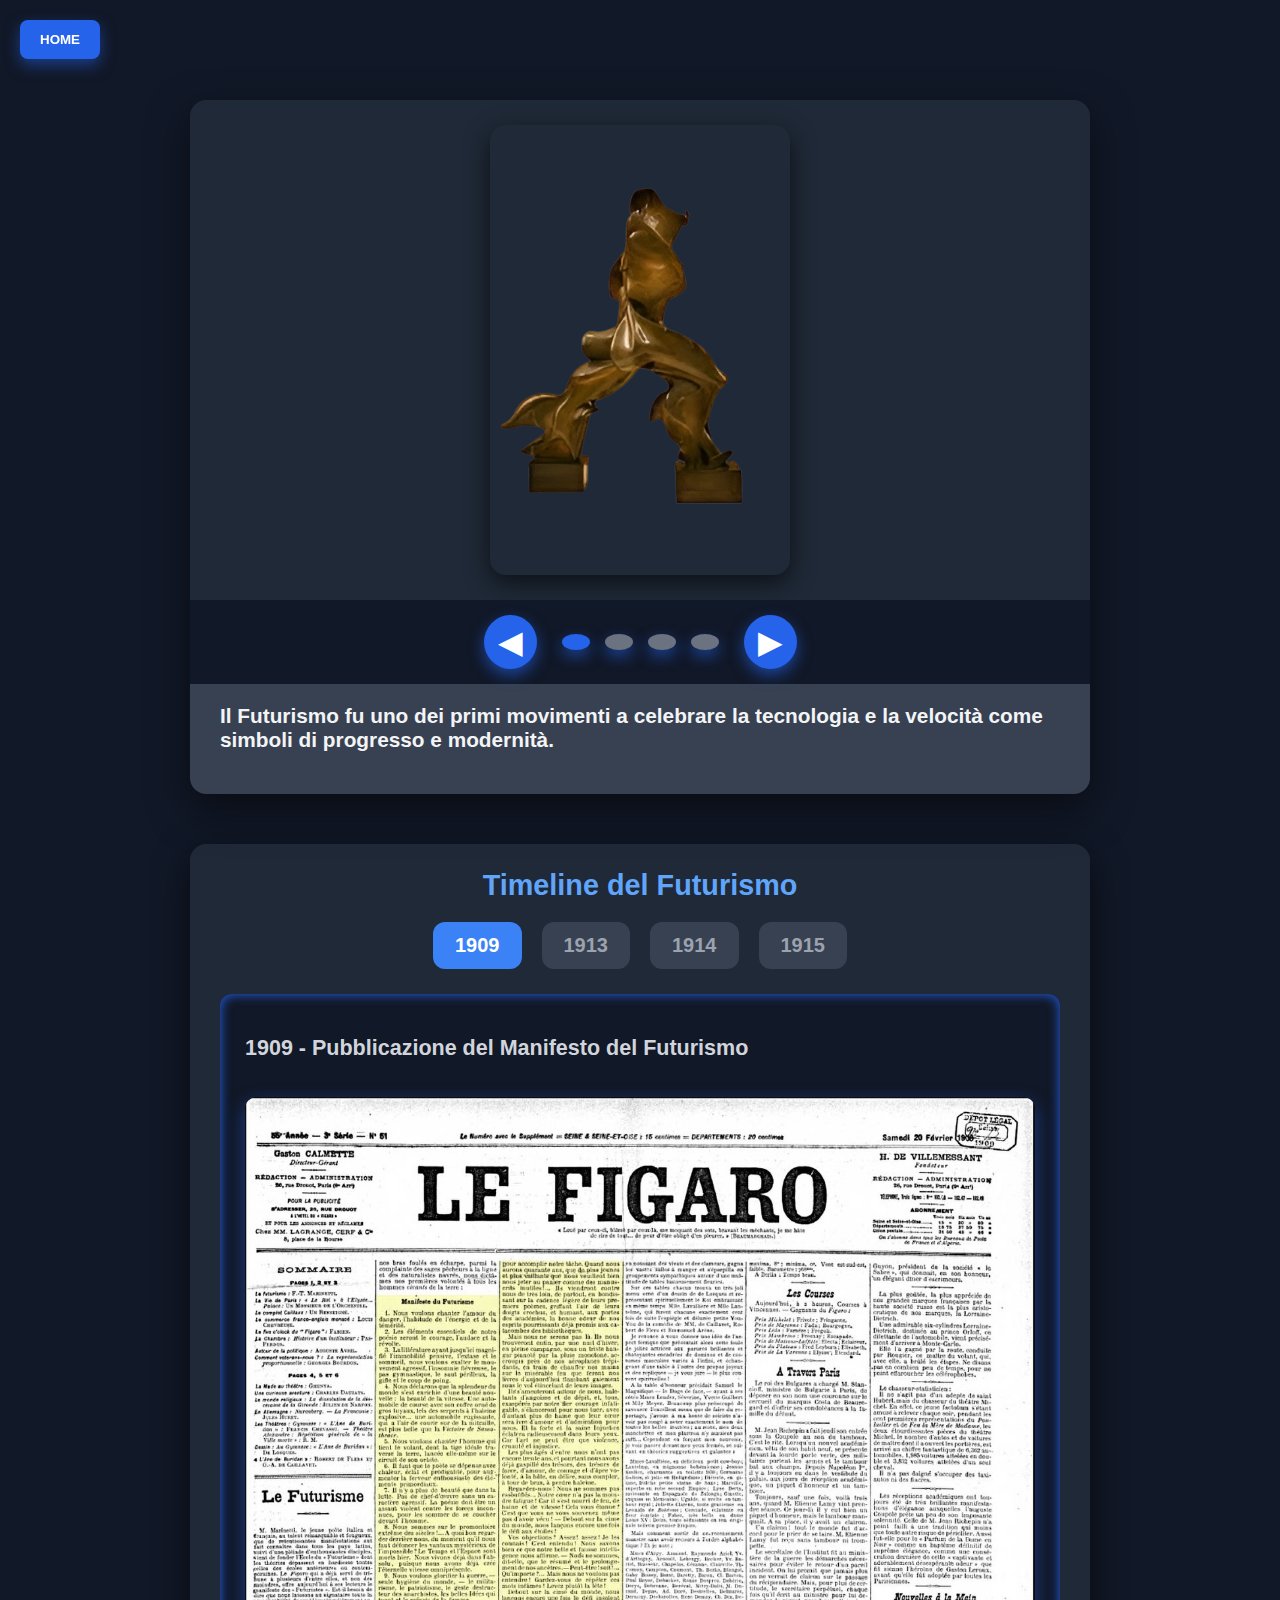
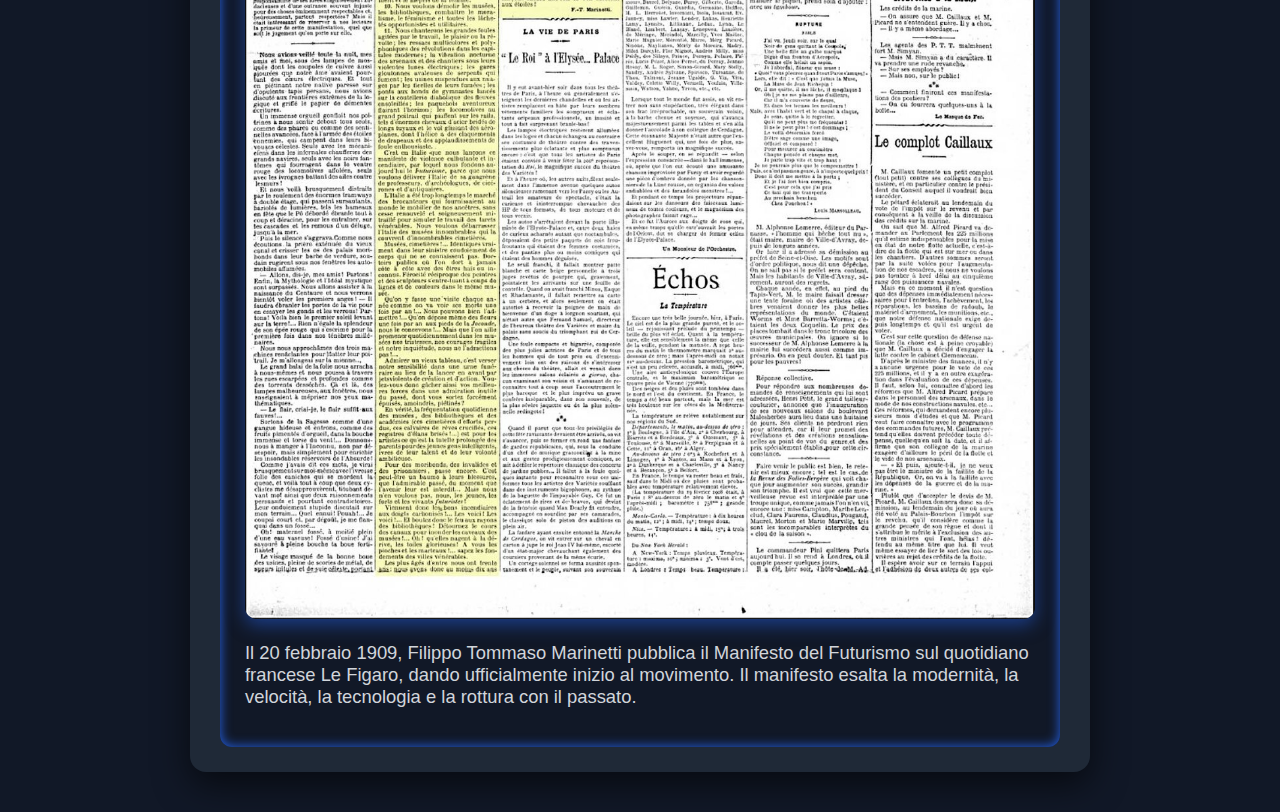
<file: arte/arte.html>
<!DOCTYPE html>
<html lang="it">
<head>
<meta charset="UTF-8" />
<meta name="viewport" content="width=device-width, initial-scale=1" />
<title>Curiosità Futurismo Interattivo</title>
<link rel="stylesheet" href="arte.css" />
</head>
<body>

<button id="homeBtn" aria-label="Torna alla home">HOME</button>

<div class="container">

  <!-- Carosello -->
  <div class="carousel">
    <div class="slides">
      <div class="slide active" data-index="0" data-text="Il Futurismo fu uno dei primi movimenti a celebrare la tecnologia e la velocità come simboli di progresso e modernità.">
        <img src="images/forme_uniche_della_continuita_nello_spazio.jpg" alt="Forme uniche della continuità nello spazio di Boccioni" />
      </div>
      <div class="slide" data-index="1" data-text="Il manifesto del Futurismo fu pubblicato nel 1909 da Filippo Tommaso Marinetti sul giornale Le Figaro.">
        <img src="images/manifesto_futurista_1909.jpg" alt="Manifesto Futurista di Marinetti" />
      </div>
      <div class="slide" data-index="2" data-text="Umberto Boccioni realizzò sculture che sembrano muoversi nello spazio, come 'Forme uniche della continuità nello spazio'.">
        <img src="images/stati_danimo_elasticita.jpg" alt="Stati d'animo - Elasticità di Boccioni" />
      </div>
      <div class="slide" data-index="3" data-text="I futuristi volevano rompere con il passato: volevano un’arte che fosse viva, dinamica e in movimento, quasi come una performance.">
        <img src="images/dinamismo_cane_guinzaglio.jpg" alt="Dinamismo di un cane al guinzaglio di Balla" />
      </div>
    </div>

    <div class="controls">
      <button id="prev" aria-label="Immagine precedente">&#9664;</button>
      <div class="dots" role="tablist"></div>
      <button id="next" aria-label="Immagine successiva">&#9654;</button>
    </div>

    <div class="caption" aria-live="polite"></div>
  </div>

  <!-- Timeline interattiva -->
  <section class="timeline-section" aria-label="Timeline degli eventi Futuristi">
    <h2>Timeline del Futurismo</h2>
    <div class="timeline-container">
      <div class="timeline">
        <button class="timeline-event active" data-event="0" aria-selected="true" role="tab" tabindex="0">1909</button>
        <button class="timeline-event" data-event="2" aria-selected="false" role="tab" tabindex="-1">1913</button>
        <button class="timeline-event" data-event="3" aria-selected="false" role="tab" tabindex="-1">1914</button>
        <button class="timeline-event" data-event="4" aria-selected="false" role="tab" tabindex="-1">1915</button>
      </div>
      <div class="event-details" role="tabpanel" tabindex="0" aria-live="polite">
        <!-- contenuto caricato dinamicamente -->
      </div>
    </div>
  </section>

</div>

<script src="arte.js"></script>

</body>
</html>
</file>
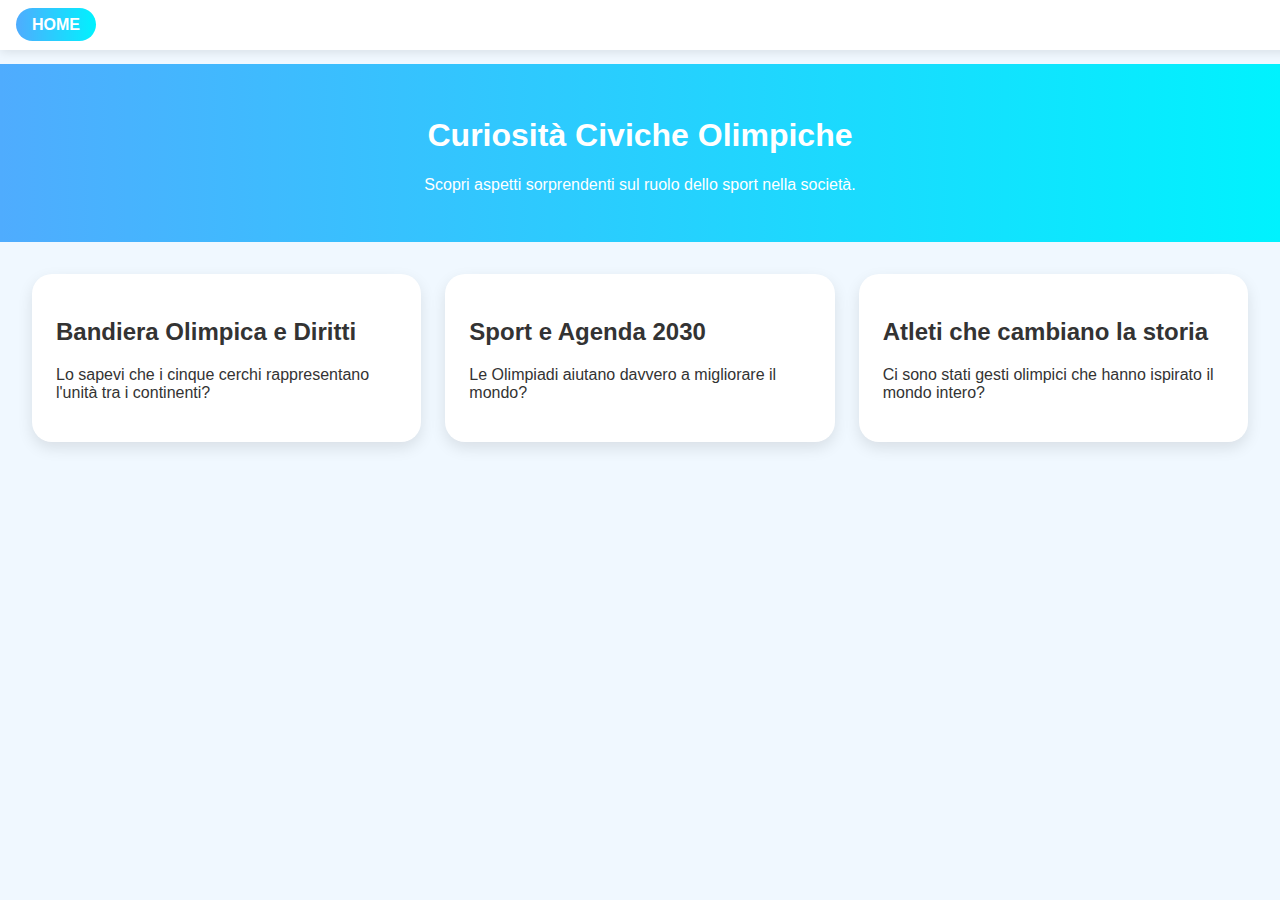
<file: edcivica/edcivica.html>
<!DOCTYPE html>
<html lang="it">
<head>
  <meta charset="UTF-8">
  <meta name="viewport" content="width=device-width, initial-scale=1.0">
  <title>Curiosità di Educazione Civica</title>
  <link rel="stylesheet" href="edcivica.css">
</head>
<body>
  <nav>
    <a href="../index.html" class="home-button">HOME</a>
  </nav>

  <header>
    <h1>Curiosità Civiche Olimpiche</h1>
    <p>Scopri aspetti sorprendenti sul ruolo dello sport nella società.</p>
  </header>

  <main>
    <section class="card" onclick="togglePopup('popup1')">
      <h2>Bandiera Olimpica e Diritti</h2>
      <p>Lo sapevi che i cinque cerchi rappresentano l'unità tra i continenti?</p>
      <div id="popup1" class="popup">
        <p>La bandiera olimpica simboleggia l'unione di tutti i popoli. È stata usata anche come simbolo nei discorsi dell'ONU sul diritto alla pace.</p>
      </div>
    </section>

    <section class="card" onclick="togglePopup('popup2')">
      <h2>Sport e Agenda 2030</h2>
      <p>Le Olimpiadi aiutano davvero a migliorare il mondo?</p>
      <div id="popup2" class="popup">
        <p>Lo sport è riconosciuto nell'Agenda 2030 come mezzo per la pace, l'inclusione e la giustizia sociale. Diverse ONG lo usano per aiutare rifugiati e giovani.</p>
      </div>
    </section>

    <section class="card" onclick="togglePopup('popup3')">
      <h2>Atleti che cambiano la storia</h2>
      <p>Ci sono stati gesti olimpici che hanno ispirato il mondo intero?</p>
      <div id="popup3" class="popup">
        <p>Sì! Come il saluto dei pugni alzati di Tommie Smith e John Carlos nel 1968, simbolo della lotta per i diritti civili negli USA.</p>
      </div>
    </section>
  </main>

  <script src="edcivica.js"></script>
</body>
</html>
</file>
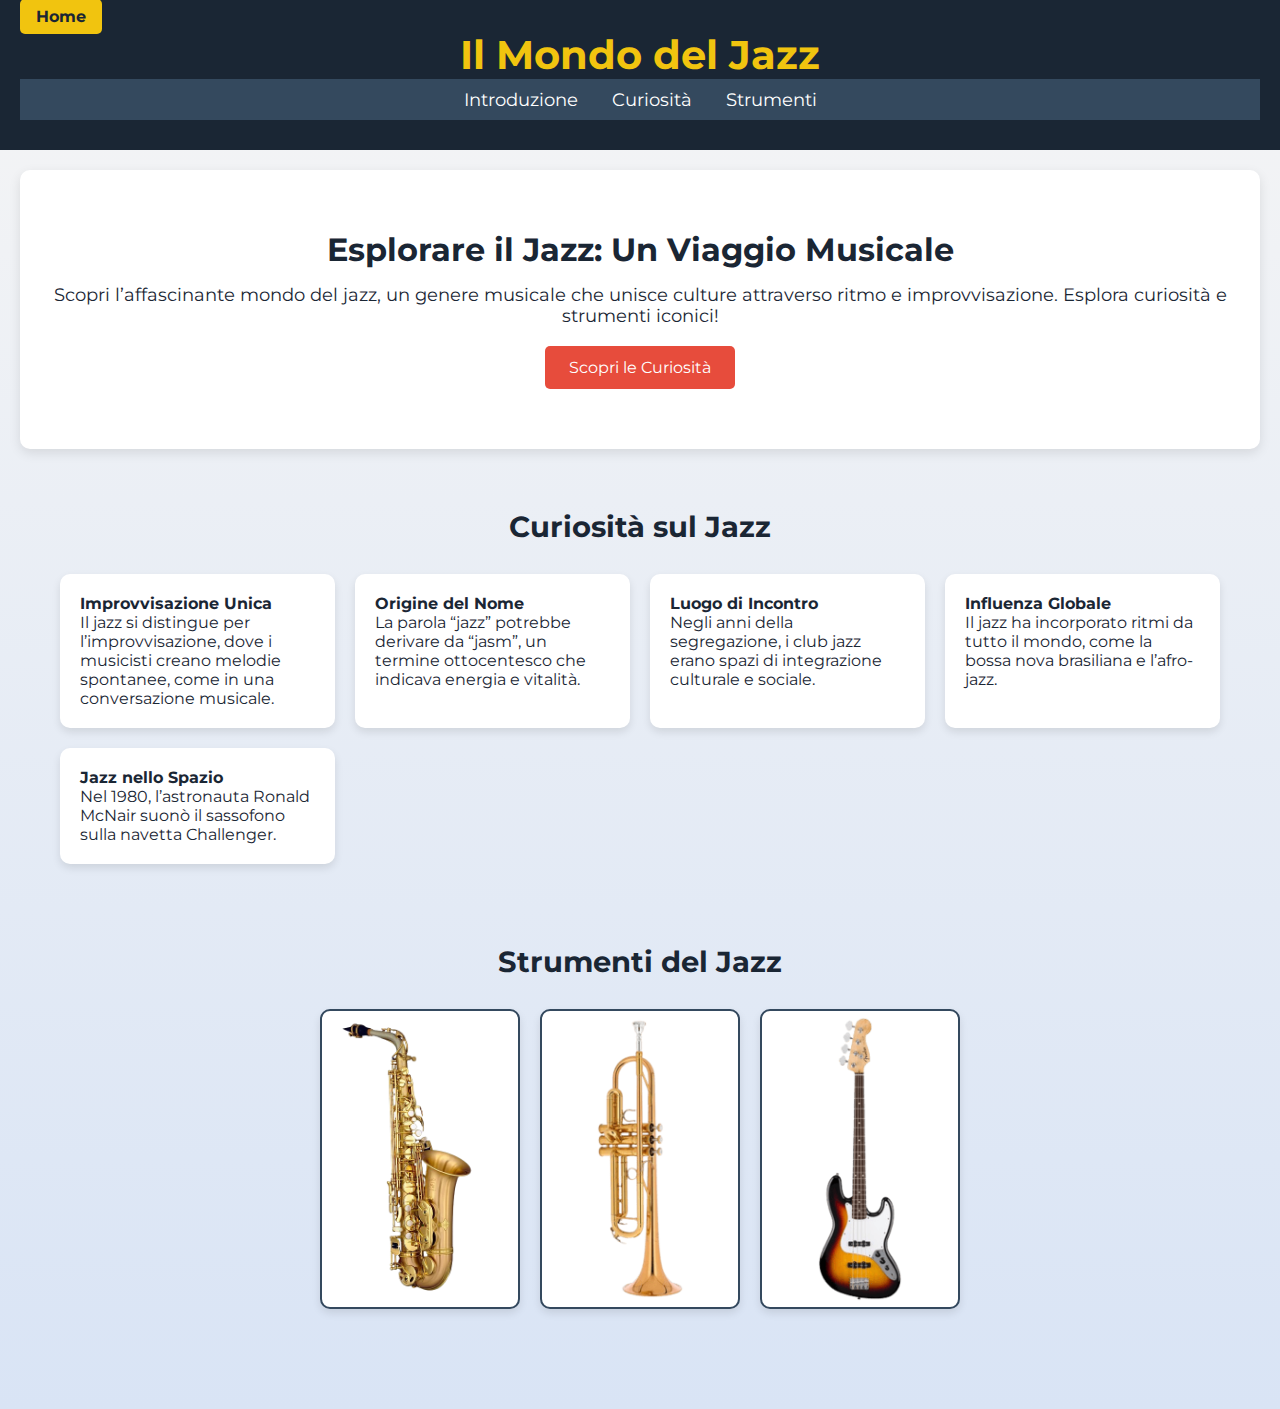
<file: musica/musica.html>
<!DOCTYPE html>
<html lang="it">
<head>
    <meta charset="UTF-8">
    <meta name="viewport" content="width=device-width, initial-scale=1.0">
    <title>Il Mondo del Jazz</title>
    <link rel="stylesheet" href="musica.css">
    <link href="https://fonts.googleapis.com/css2?family=Montserrat:wght@400;700&display=swap" rel="stylesheet">
</head>
<body>
    <header>
        <a href="../index.html" class="home-btn">Home</a>
        <h1>Il Mondo del Jazz</h1>
        <nav>
            <a href="#home">Introduzione</a>
            <a href="#curiosita">Curiosità</a>
            <a href="#gallery">Strumenti</a>
        </nav>
    </header>

    <section class="hero" id="home">
        <h2>Esplorare il Jazz: Un Viaggio Musicale</h2>
        <p>Scopri l’affascinante mondo del jazz, un genere musicale che unisce culture attraverso ritmo e improvvisazione. Esplora curiosità e strumenti iconici!</p>
        <button onclick="window.location.href='#curiosita'">Scopri le Curiosità</button>
    </section>

    <section class="curiosita" id="curiosita">
        <h3>Curiosità sul Jazz</h3>
        <div class="curiosita-container">
            <div class="curiosita-card">
                <h4>Improvvisazione Unica</h4>
                <p>Il jazz si distingue per l’improvvisazione, dove i musicisti creano melodie spontanee, come in una conversazione musicale.</p>
                <p class="extra-info">Esempio: Miles Davis era famoso per le sue improvvisazioni che trasformavano ogni concerto in un evento unico.</p>
            </div>
            <div class="curiosita-card">
                <h4>Origine del Nome</h4>
                <p>La parola “jazz” potrebbe derivare da “jasm”, un termine ottocentesco che indicava energia e vitalità.</p>
                <p class="extra-info">Curiosità: Il termine “jazz” apparve per la prima volta in un articolo di giornale nel 1913.</p>
            </div>
            <div class="curiosita-card">
                <h4>Luogo di Incontro</h4>
                <p>Negli anni della segregazione, i club jazz erano spazi di integrazione culturale e sociale.</p>
                <p class="extra-info">Esempio: Il Cotton Club di Harlem ospitava artisti come Duke Ellington, unendo pubblico di ogni origine.</p>
            </div>
            <div class="curiosita-card">
                <h4>Influenza Globale</h4>
                <p>Il jazz ha incorporato ritmi da tutto il mondo, come la bossa nova brasiliana e l’afro-jazz.</p>
                <p class="extra-info">Esempio: “The Girl from Ipanema” è un celebre brano che unisce jazz e ritmi brasiliani.</p>
            </div>
            <div class="curiosita-card">
                <h4>Jazz nello Spazio</h4>
                <p>Nel 1980, l’astronauta Ronald McNair suonò il sassofono sulla navetta Challenger.</p>
                <p class="extra-info">Fatto: McNair era un sassofonista jazz professionista prima di diventare astronauta!</p>
            </div>
        </div>
    </section>

    <section class="gallery" id="gallery">
        <h3>Strumenti del Jazz</h3>
        <div class="gallery-container">
            <div class="gallery-item" data-info="Il sassofono è l’anima del jazz, usato da leggende come John Coltrane.">
                <img src="sax.png" alt="Sassofono">
            </div>
            <div class="gallery-item" data-info="La tromba dà brillantezza al jazz, resa famosa da Louis Armstrong.">
                <img src="trumpet.png" alt="Tromba">
            </div>
            <div class="gallery-item" data-info="Il contrabbasso fornisce il ritmo pulsante del jazz.">
                <img src="bass.png" alt="Contrabbasso">
            </div>
        </div>
        <div class="gallery-info"></div>
    </section>

    <script src="musica.js"></script>
</body>
</html>
</file>
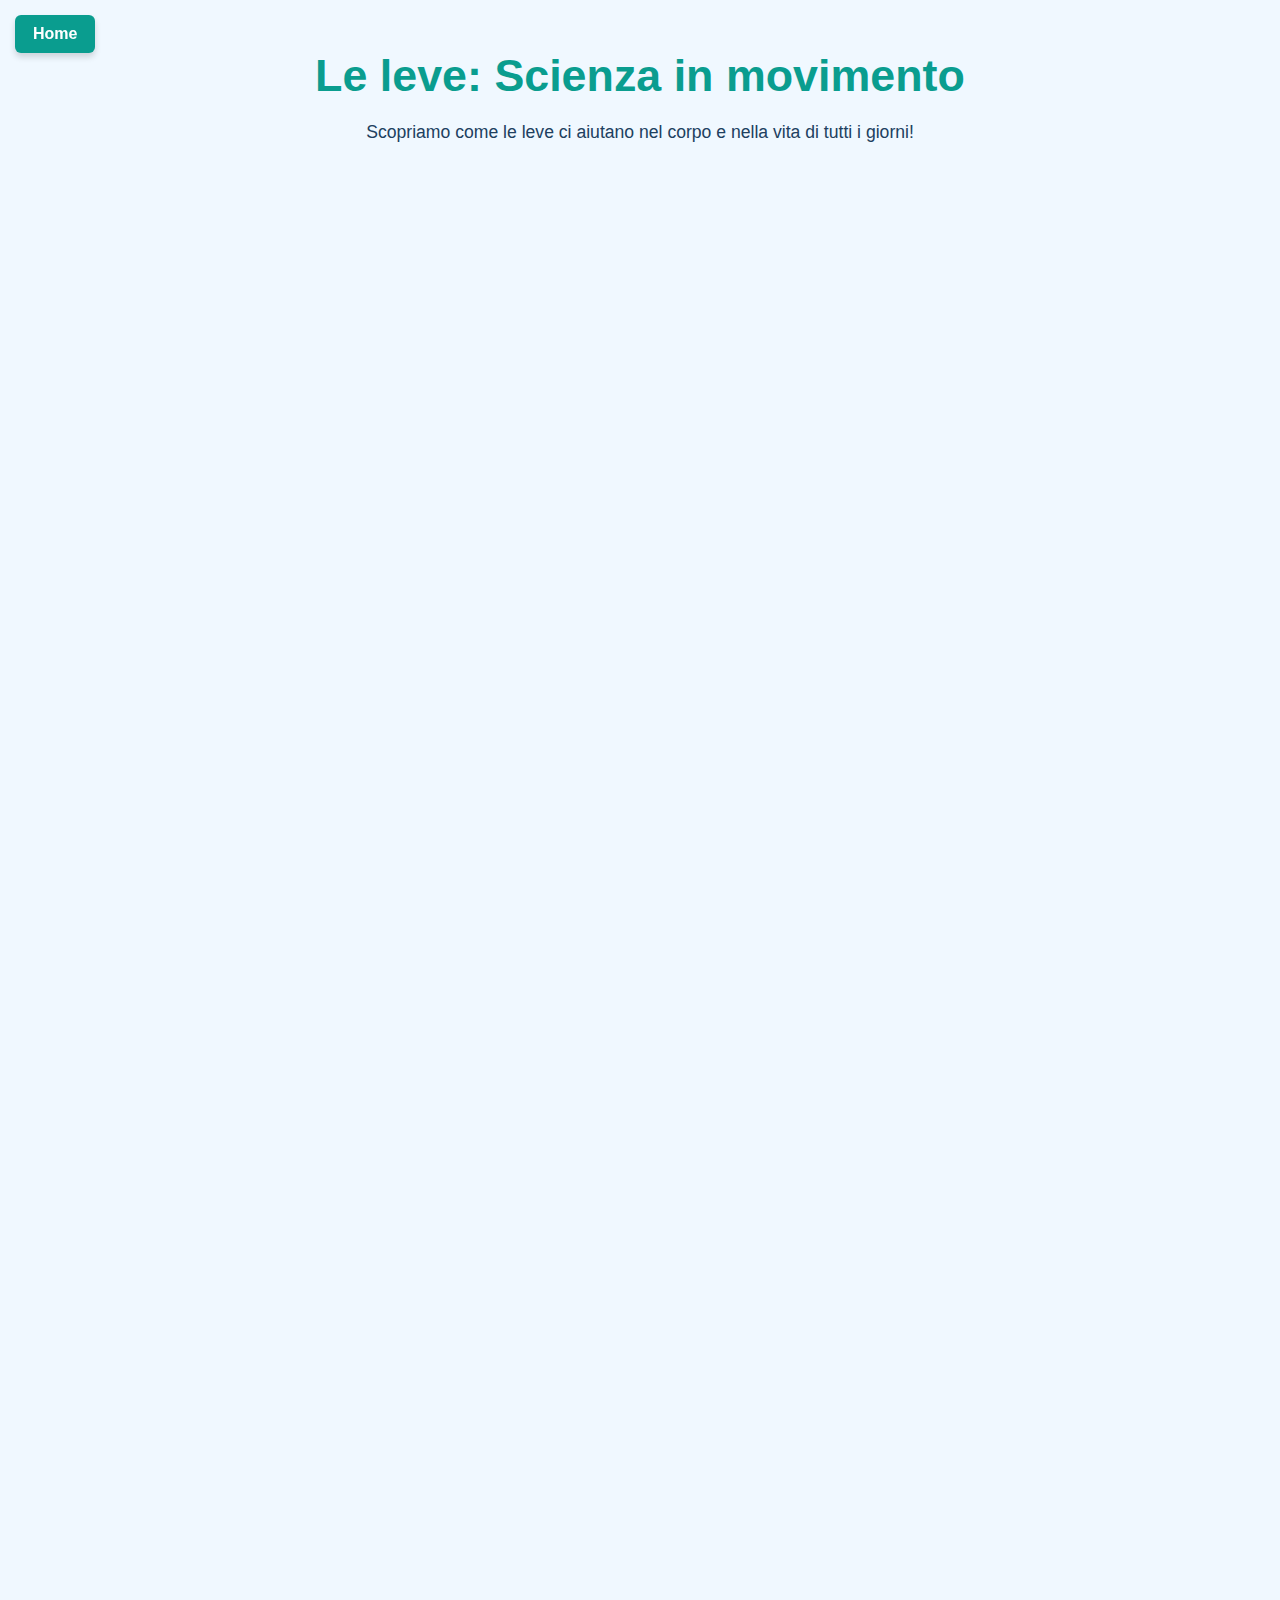
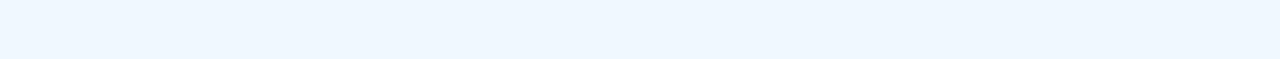
<file: scienze/scienze.html>
<!DOCTYPE html>
<html lang="it">
<head>
  <meta charset="UTF-8" />
  <meta name="viewport" content="width=device-width, initial-scale=1" />
  <title>Curiosità sulle leve - Scienze</title>
  <link rel="stylesheet" href="scienze.css" />
</head>
<body>
  <!-- Pulsante HOME -->
  <a href="../index.html" id="btn-home" aria-label="Torna alla home">Home</a>

  <header>
    <h1>Le leve: Scienza in movimento</h1>
    <p>Scopriamo come le leve ci aiutano nel corpo e nella vita di tutti i giorni!</p>
  </header>

  <main>
    <!-- Simulatore leva -->
    <section id="simulatore-leva" class="anim-fade-slide">
      <h2>Simulatore di leva interattivo</h2>
      <p>Trascina i cerchi per spostare forza e resistenza e osserva come si muove la leva!</p>

      <div id="leva-container" role="region" aria-label="Simulatore leva interattivo">
        <svg id="leva-svg" viewBox="0 0 600 200" aria-label="Simulatore leva interattiva" role="img" tabindex="0" >
          <!-- Asta leva -->
          <line x1="100" y1="100" x2="500" y2="100" stroke="#204060" stroke-width="10" stroke-linecap="round" />
          <!-- Fulcro -->
          <polygon id="fulcro" points="295,110 305,110 300,150" fill="#31708E" />
          
          <!-- Forza gruppo -->
          <g id="forza" tabindex="0" aria-label="Punto di applicazione della forza" role="slider" aria-valuemin="110" aria-valuemax="300" aria-valuenow="160" aria-valuetext="Posizione della forza">
            <circle cx="160" cy="100" r="25" fill="#0a9d8f" style="filter: drop-shadow(0 3px 4px rgba(0,0,0,0.2));" />
            <text id="testo-forza" x="160" y="105" fill="#fff" font-size="14" font-weight="700" text-anchor="middle" pointer-events="none" style="user-select:none;">Forza</text>
          </g>

          <!-- Resistenza gruppo -->
          <g id="resistenza" tabindex="0" aria-label="Punto di applicazione della resistenza" role="slider" aria-valuemin="300" aria-valuemax="490" aria-valuenow="440" aria-valuetext="Posizione della resistenza">
            <circle cx="440" cy="100" r="25" fill="#e76f51" style="filter: drop-shadow(0 3px 4px rgba(0,0,0,0.2));" />
            <text id="testo-resistenza" x="440" y="105" fill="#fff" font-size="12" font-weight="700" text-anchor="middle" pointer-events="none" style="user-select:none;">Resistenza</text>
          </g>
        </svg>
        <p id="output-movimento" aria-live="polite" class="output-text"></p>
      </div>
    </section>

    <!-- Corpo umano con leve interattive -->
<section id="corpo-umano" class="anim-fade-slide" style="animation-delay: 0.4s;">
  <h2>Corpo umano e tipi di leve</h2>
  <p>Clicca sui punti colorati per scoprire i tre tipi di leve nel corpo umano.</p>

  <div id="immagine-corpo" style="position:relative; width:365px; height:684px; margin: auto;">
    <img src="scheletro.png" alt="Scheletro umano realistico" style="width: 100%; height: auto;" />

    <!-- Leva di primo genere: Collo -->
    <button class="leva-btn" style="top:15%; left:48%;" aria-label="Leva di primo genere: Collo" data-tipo="primo"></button>

    <!-- Leva di secondo genere: Schiena -->
    <button class="leva-btn" style="top:70%; left:52%;" aria-label="Leva di secondo genere: Schiena" data-tipo="secondo"></button>

    <!-- Leva di terzo genere: Braccio -->
    <button class="leva-btn" style="top:50%; left:27%;" aria-label="Leva di terzo genere: Braccio" data-tipo="terzo"></button>
  </div>

  <!-- Popup modale -->
  <div id="popup-leva" role="dialog" aria-modal="true" aria-labelledby="popup-title" aria-describedby="popup-desc" tabindex="-1" hidden>
    <div id="popup-content">
      <button id="popup-chiudi" aria-label="Chiudi popup">&times;</button>
      <h3 id="popup-title"></h3>
      <p id="popup-desc"></p>
    </div>
  </div>
</section>

  </main>

  <script src="scienze.js"></script>
</body>
</html>
</file>
<file: arte/arte.css>
body {
  margin: 0;
  font-family: 'Segoe UI', Tahoma, Geneva, Verdana, sans-serif;
  background-color: #111827;
  color: #f9fafb;
  overflow-x: hidden;
}

#homeBtn {
  position: fixed;
  top: 20px;
  left: 20px;
  background-color: #2563eb;
  border: none;
  color: white;
  font-weight: 700;
  padding: 12px 20px;
  border-radius: 8px;
  cursor: pointer;
  box-shadow: 0 6px 15px rgb(37 99 235 / 0.5);
  transition: background-color 0.3s ease;
  z-index: 1000;
}
#homeBtn:hover, #homeBtn:focus {
  background-color: #1d4ed8;
  outline: none;
}

.container {
  max-width: 900px;
  margin: 100px auto 40px;
  padding: 0 20px;
}

.carousel {
  position: relative;
  background: #1f2937;
  border-radius: 16px;
  overflow: hidden;
  box-shadow: 0 15px 40px rgb(0 0 0 / 0.5);
}

.slides {
  position: relative;
  height: 500px;
  overflow: hidden;
  display: flex;
  justify-content: center;
  align-items: center;
}

.slide {
  position: absolute;
  top: 0; left: 0;
  width: 100%;
  height: 100%;
  opacity: 0;
  transform: scale(1.2);
  transition: opacity 0.8s ease, transform 0.8s ease;
  pointer-events: none;
  user-select: none;
  display: flex;
  justify-content: center;
  align-items: center;
}

.slide.active {
  opacity: 1;
  transform: scale(1);
  pointer-events: auto;
}

.slide img {
  max-width: 90%;
  max-height: 90%;
  object-fit: contain;
  border-radius: 16px;
  user-select: none;
  pointer-events: none;
  box-shadow: 0 8px 25px rgba(0,0,0,0.6);
}

/* Controlli */
.controls {
  display: flex;
  justify-content: center;
  align-items: center;
  background-color: #111827;
  padding: 15px 0;
  gap: 25px;
}

.controls button {
  background: #2563eb;
  border: none;
  color: white;
  font-size: 2rem;
  padding: 8px 14px;
  border-radius: 50%;
  cursor: pointer;
  box-shadow: 0 6px 15px rgb(37 99 235 / 0.6);
  transition: background-color 0.3s ease;
  flex-shrink: 0;
}
.controls button:hover, .controls button:focus {
  background: #1d4ed8;
  outline: none;
}

/* Dots */
.dots {
  display: flex;
  gap: 15px;
  align-items: center;
}

.dots button {
  width: 16px;
  height: 16px;
  background-color: #6b7280;
  border: none;
  border-radius: 50%;
  cursor: pointer;
  transition: background-color 0.3s ease;
  flex-shrink: 0;
}

.dots button.active {
  background-color: #2563eb;
}

/* Didaskalia testo */
.caption {
  padding: 20px 30px;
  font-size: 1.3rem;
  font-weight: 600;
  background-color: #374151;
  color: #f3f4f6;
  border-radius: 0 0 16px 16px;
  min-height: 70px;
  user-select: text;
  transition: opacity 0.4s ease;
  margin-top: 0;
}

/* Responsive */
@media (max-width: 600px) {
  .container {
    margin: 90px 15px 30px;
  }
  .slides {
    height: 320px;
  }
  .caption {
    font-size: 1.1rem;
    padding: 15px 20px;
    min-height: 60px;
  }
  .controls button {
    font-size: 1.6rem;
    padding: 6px 10px;
  }
  .dots button {
    width: 12px;
    height: 12px;
  }
}
/* Timeline Section */
.timeline-section {
  margin-top: 50px;
  background-color: #1f2937;
  border-radius: 16px;
  padding: 25px 30px;
  box-shadow: 0 12px 35px rgb(0 0 0 / 0.6);
}

.timeline-section h2 {
  margin: 0 0 20px 0;
  color: #60a5fa;
  font-weight: 700;
  font-size: 1.8rem;
  text-align: center;
}

.timeline-container {
  display: flex;
  flex-direction: column;
  align-items: center;
}

.timeline {
  display: flex;
  gap: 20px;
  justify-content: center;
  margin-bottom: 25px;
  flex-wrap: nowrap;
  overflow-x: auto;
  scrollbar-width: thin;
  scrollbar-color: #2563eb #374151;
}

.timeline::-webkit-scrollbar {
  height: 8px;
}

.timeline::-webkit-scrollbar-track {
  background: #374151;
  border-radius: 6px;
}

.timeline::-webkit-scrollbar-thumb {
  background-color: #2563eb;
  border-radius: 6px;
}

.timeline-event {
  background-color: #374151;
  border: none;
  color: #9ca3af;
  padding: 12px 22px;
  font-size: 1.25rem;
  border-radius: 12px;
  cursor: pointer;
  font-weight: 600;
  transition: background-color 0.3s ease, color 0.3s ease;
  min-width: 80px;
  flex-shrink: 0;
  user-select: none;
}

.timeline-event:hover,
.timeline-event:focus {
  background-color: #2563eb;
  color: white;
  outline: none;
}

.timeline-event.active {
  background-color: #3b82f6;
  color: white;
  cursor: default;
  pointer-events: none;
}

.event-details {
  max-width: 850px;
  background-color: #111827;
  border-radius: 12px;
  padding: 20px 25px;
  color: #d1d5db;
  font-size: 1.15rem;
  box-shadow: inset 0 0 12px #2563eb;
  min-height: 160px;
  user-select: text;
  transition: opacity 0.4s ease;
  overflow-y: auto;
}

.event-details img {
  max-width: 100%;
  border-radius: 12px;
  margin-top: 15px;
  box-shadow: 0 6px 18px rgba(37, 99, 235, 0.5);
}
</file>
<file: edcivica/edcivica.css>
body {
  margin: 0;
  font-family: 'Segoe UI', sans-serif;
  background: #f0f8ff;
  color: #333;
  animation: fadeInBody 2s ease;
}

nav {
  background-color: #ffffff;
  padding: 1rem;
  position: fixed;
  top: 0;
  left: 0;
  width: 100%;
  z-index: 10;
  box-shadow: 0 2px 10px rgba(0,0,0,0.1);
}

.home-button {
  background: linear-gradient(to right, #4facfe, #00f2fe);
  color: white;
  padding: 0.5rem 1rem;
  border-radius: 30px;
  text-decoration: none;
  font-weight: bold;
  transition: box-shadow 0.3s, transform 0.3s;
}

.home-button:hover {
  box-shadow: 0 0 10px #00f2fe;
  transform: scale(1.05);
}

header {
  margin-top: 4rem;
  background: linear-gradient(to right, #4facfe, #00f2fe);
  color: white;
  padding: 2rem;
  text-align: center;
  animation: fadeInHeader 2s ease;
}

main {
  display: grid;
  gap: 1.5rem;
  padding: 2rem;
  grid-template-columns: repeat(auto-fit, minmax(300px, 1fr));
  animation: slideUp 1.5s ease;
}

.card {
  background: white;
  padding: 1.5rem;
  border-radius: 20px;
  box-shadow: 0 6px 15px rgba(0,0,0,0.1);
  cursor: pointer;
  transition: transform 0.3s ease, box-shadow 0.3s ease;
  animation: fadeInCard 1s ease;
}

.card:hover {
  transform: scale(1.03);
  box-shadow: 0 8px 20px rgba(0,0,0,0.2);
}

.popup {
  display: none;
  margin-top: 1rem;
  background: #e0f7fa;
  border-left: 5px solid #00acc1;
  padding: 1rem;
  border-radius: 10px;
  animation: fadeInPopup 0.4s ease;
}

@keyframes fadeInBody {
  from { opacity: 0; }
  to { opacity: 1; }
}

@keyframes fadeInHeader {
  from { opacity: 0; transform: translateY(-20px); }
  to { opacity: 1; transform: translateY(0); }
}

@keyframes fadeInCard {
  from { opacity: 0; transform: translateY(30px); }
  to { opacity: 1; transform: translateY(0); }
}

@keyframes slideUp {
  from { opacity: 0; transform: translateY(40px); }
  to { opacity: 1; transform: translateY(0); }
}

@keyframes fadeInPopup {
  from { opacity: 0; transform: scale(0.95); }
  to { opacity: 1; transform: scale(1); }
}
</file>
<file: musica/musica.css>
* {
    margin: 0;
    padding: 0;
    box-sizing: border-box;
    font-family: 'Montserrat', sans-serif;
}

body {
    background: linear-gradient(to bottom, #f5f5f5, #d9e4f5);
    color: #1a2634;
}

header {
    background: #1a2634;
    text-align: center;
    padding: 30px 20px;
    position: relative;
}

.home-btn {
    position: absolute;
    top: -1px;
    left: 20px;
    padding: 8px 16px;
    background-color: #f1c40f;
    color: #1a2634;
    text-decoration: none;
    border-radius: 5px;
    font-weight: 700;
    transition: background-color 0.3s ease, transform 0.3s ease;
}

.home-btn:hover {
    background-color: #d4ac0d;
    transform: scale(1.05);
}

header h1 {
    font-size: 2.5em;
    color: #f1c40f;
}

nav {
    background-color: #34495e;
    padding: 10px;
}

nav a {
    color: #fff;
    margin: 0 15px;
    text-decoration: none;
    font-size: 1.1em;
    transition: color 0.3s ease;
}

nav a:hover {
    color: #f1c40f;
}

.hero {
    text-align: center;
    padding: 60px 20px;
    background-color: #fff;
    border-radius: 10px;
    margin: 20px;
    box-shadow: 0 4px 12px rgba(0, 0, 0, 0.1);
}

.hero h2 {
    font-size: 2em;
    color: #1a2634;
    margin-bottom: 15px;
}

.hero p {
    font-size: 1.1em;
    margin-bottom: 20px;
}

.hero button {
    padding: 12px 24px;
    background-color: #e74c3c;
    border: none;
    color: #fff;
    font-size: 1em;
    border-radius: 5px;
    cursor: pointer;
    transition: background-color 0.3s ease, transform 0.3s ease;
}

.hero button:hover {
    background-color: #c0392b;
    transform: scale(1.1);
}

.curiosita {
    padding: 40px 20px;
    max-width: 1200px;
    margin: 0 auto;
}

.curiosita h3 {
    font-size: 1.8em;
    color: #1a2634;
    text-align: center;
    margin-bottom: 30px;
}

.curiosita-container {
    display: grid;
    grid-template-columns: repeat(auto-fit, minmax(250px, 1fr));
    gap: 20px;
    justify-items: center;
}

.curiosita-card {
    background-color: #fff;
    border-radius: 10px;
    padding: 20px;
    box-shadow: 0 4px 8px rgba(0, 0, 0, 0.1);
    cursor: pointer;
    transition: transform 0.3s ease, box-shadow 0.3s ease, max-height 0.3s ease;
    animation: cardPop 0.5s ease;
    max-height: 200px;
    overflow: hidden;
}

.curiosita-card:hover {
    transform: scale(1.05);
    box-shadow: 0 6px 12px rgba(0, 0, 0, 0.2);
}

.curiosita-card.expanded {
    max-height: 300px;
}

@keyframes cardPop {
    0% { transform: scale(0.8); opacity: 0; }
    100% { transform: scale(1); opacity: 1; }
}

.extra-info {
    display: none;
    margin-top: 10px;
    font-style: italic;
    color: #34495e;
}

.curiosita-card.expanded .extra-info {
    display: block;
}

.gallery {
    padding: 40px 20px;
    max-width: 1200px;
    margin: 0 auto;
}

.gallery h3 {
    font-size: 1.8em;
    color: #1a2634;
    text-align: center;
    margin-bottom: 30px;
}

.gallery-container {
    display: flex;
    gap: 20px;
    justify-content: center;
    flex-wrap: wrap;
}

.gallery-item {
    position: relative;
    cursor: pointer;
    width: 200px;
    height: 300px;
    border-radius: 10px;
    overflow: hidden;
    box-shadow: 0 4px 8px rgba(0, 0, 0, 0.1);
    border: 2px solid #34495e;
    padding: 5px;
    background-color: #fff; /* Sfondo bianco per riempire spazi vuoti */
    display: flex;
    align-items: center;
    justify-content: center;
}

.gallery-item img {
    max-width: 100%;
    max-height: 100%;
    object-fit: contain; /* Cambiato da cover a contain per evitare tagli */
    transition: transform 0.3s ease;
}

.gallery-info {
    background: #fff;
    border-radius: 10px;
    padding: 20px;
    margin-top: 20px;
    box-shadow: 0 4px 8px rgba(0, 0, 0, 0.1);
    opacity: 0;
    transition: opacity 0.3s ease;
    text-align: center;
}

.gallery-info.active {
    opacity: 1;
}

@media (max-width: 600px) {
    header h1 {
        font-size: 2em;
    }
    .hero h2 {
        font-size: 1.5em;
    }
    .curiosita-card {
        width: 100%;
    }
    .gallery-item {
        width: 200px;
        height: 300px;
    }
    .gallery-item img {
        max-width: 100%;
        max-height: 100%;
    }
}
</file>
<file: scienze/scienze.css>
body {
  font-family: 'Segoe UI', Tahoma, Geneva, Verdana, sans-serif;
  background: #f0f8ff;
  color: #204060;
  margin: 0;
  padding: 20px;
}

header {
  text-align: center;
  margin-bottom: 30px;
}

h1 {
  font-size: 2.8rem;
  margin-bottom: 5px;
  color: #0a9d8f;
}

h2 {
  color: #31708E;
  margin-top: 0;
}

p {
  font-size: 1.1rem;
  line-height: 1.5;
  margin-bottom: 15px;
}

#btn-home {
  display: inline-block;
  padding: 10px 18px;
  background: #0a9d8f;
  color: white;
  font-weight: 600;
  border-radius: 6px;
  text-decoration: none;
  position: fixed;
  top: 15px;
  left: 15px;
  box-shadow: 0 4px 6px rgba(0,0,0,0.15);
  transition: background-color 0.3s ease;
  user-select: none;
  z-index: 100;
}

#btn-home:hover,
#btn-home:focus {
  background: #06b6d4;
}

.anim-fade-slide {
  animation: fadeSlideIn 0.6s ease forwards;
  opacity: 0;
  transform: translateY(20px);
}

@keyframes fadeSlideIn {
  to {
    opacity: 1;
    transform: translateY(0);
  }
}

.output-text {
  font-weight: 600;
  margin-top: 15px;
  font-size: 1.15rem;
  min-height: 1.5em;
  color: #31708E;
  user-select: none;
}

/* Corpo umano: pulsanti leve */
#immagine-corpo {
  margin-top: 20px;
  position: relative;
}

.leva-btn {
  position: absolute;
  width: 32px;
  height: 32px;
  border-radius: 50%;
  background: rgba(10, 157, 143, 0.85);
  border: 2px solid #06b6d4;
  cursor: pointer;
  box-shadow: 0 0 8px #06b6d4;
  transition: box-shadow 0.3s ease, transform 0.3s ease;
}

.leva-btn:hover,
.leva-btn:focus {
  box-shadow: 0 0 20px #0ff, 0 0 15px #06b6d4;
  transform: scale(1.15);
  outline: none;
}

/* Info leva popup */
.info-leva {
  margin-top: 15px;
  font-size: 1.2rem;
  color: #0a9d8f;
  min-height: 90px;
  font-weight: 600;
  user-select: none;
  text-align: center;
  background: #d1f0ed;
  border-radius: 10px;
  padding: 15px 20px;
  box-shadow: inset 0 0 8px #06b6d4;

  /* animazione fade */
  opacity: 0;
  transition: opacity 0.4s ease;
  pointer-events: none;
  position: relative;
}

.info-leva.show {
  opacity: 1;
  pointer-events: auto;
}

/* Popup modale corpo umano */
#popup-leva {
  position: fixed;
  top: 0;
  left: 0;
  width: 100vw;
  height: 100vh;
  background: rgba(0,0,0,0.6);
  display: flex;
  align-items: center;
  justify-content: center;
  opacity: 0;
  pointer-events: none;
  transition: opacity 0.3s ease;
  z-index: 2000;
}

#popup-leva.show {
  opacity: 1;
  pointer-events: auto;
}

#popup-content {
  background: #d1f0ed;
  border-radius: 12px;
  padding: 25px 30px;
  max-width: 380px;
  box-shadow: 0 0 20px #06b6d4;
  text-align: center;
  position: relative;
  color: #0a9d8f;
  user-select: none;
  font-weight: 600;
}

#popup-content h3 {
  margin-top: 0;
  font-size: 1.6rem;
  color: #0a9d8f;
}

#popup-content p {
  font-size: 1.2rem;
  margin-top: 12px;
  line-height: 1.4;
}

/* Bottone chiudi popup */
#popup-chiudi {
  position: absolute;
  top: 10px;
  right: 15px;
  background: transparent;
  border: none;
  font-size: 2.4rem;
  color: #0a9d8f;
  cursor: pointer;
  font-weight: 900;
  line-height: 1;
  transition: color 0.3s ease;
}

#popup-chiudi:hover,
#popup-chiudi:focus {
  color: #06b6d4;
  outline: none;
}
</file>
